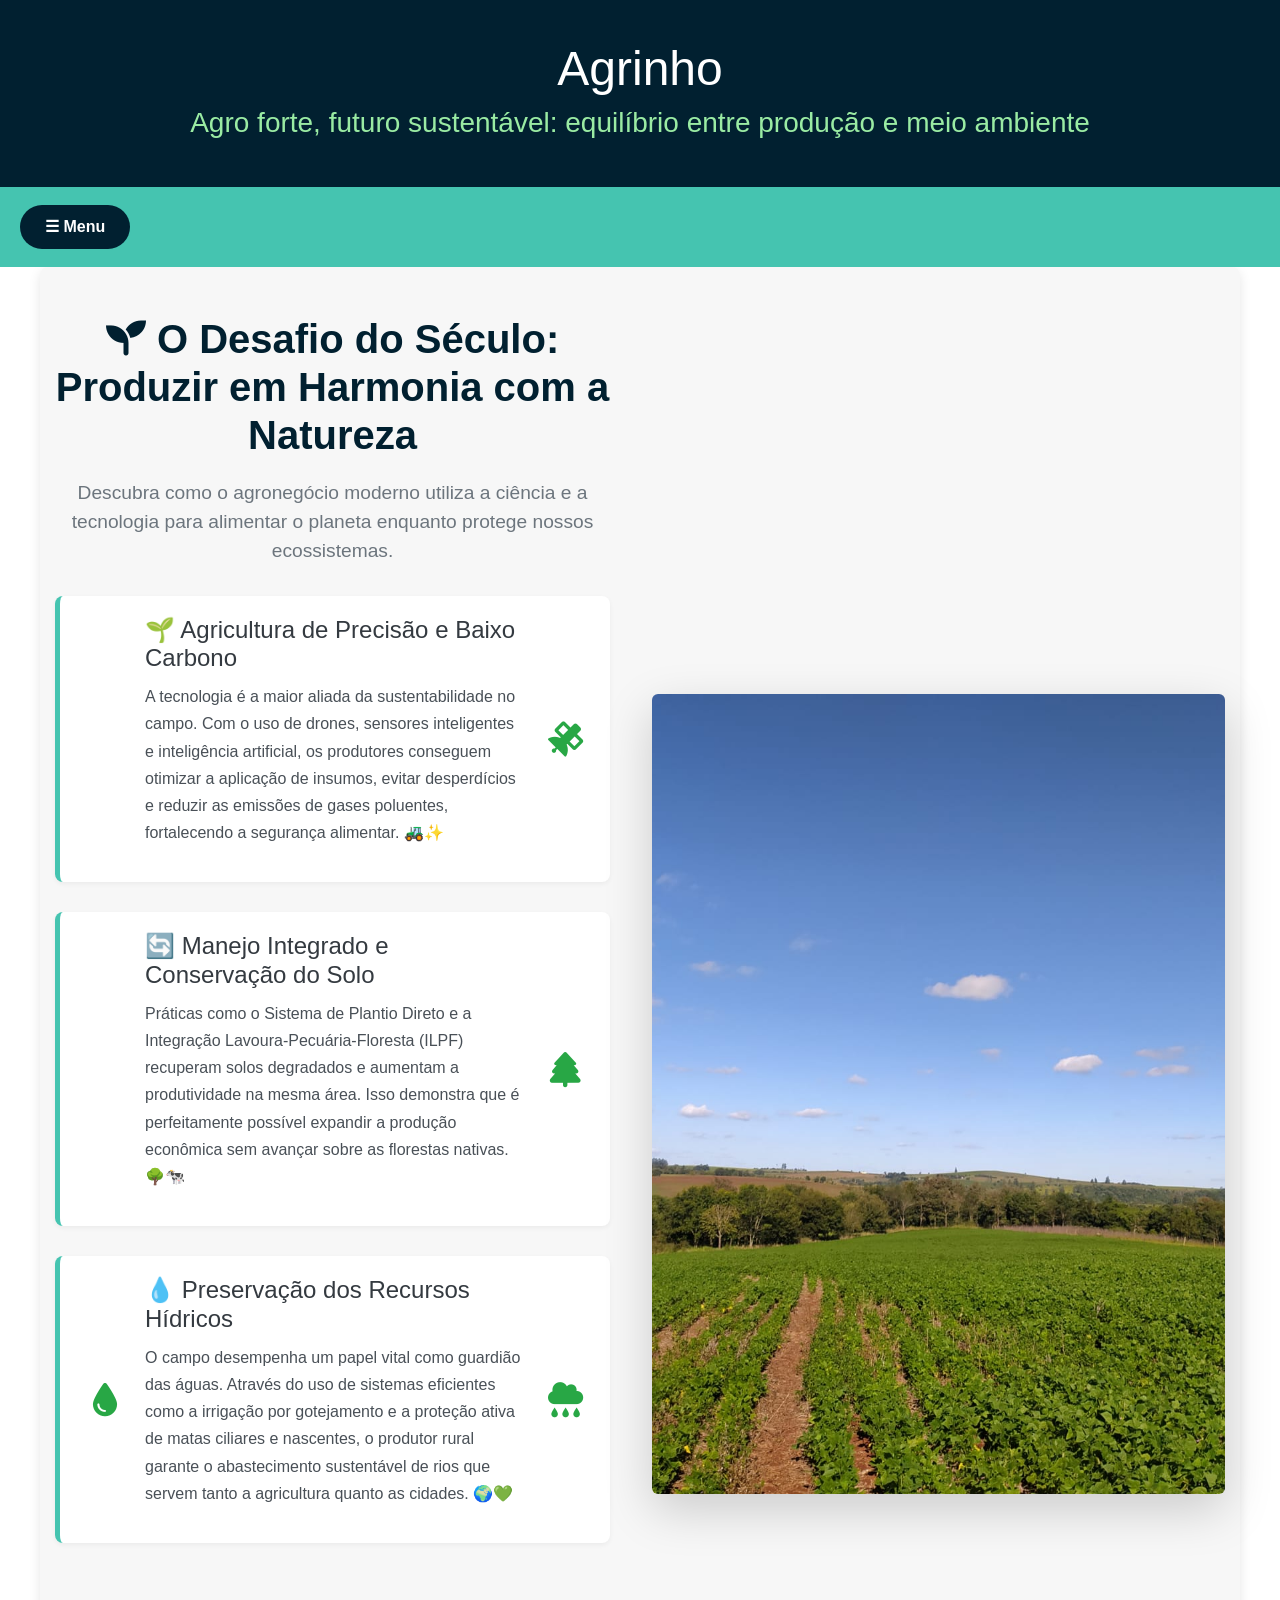
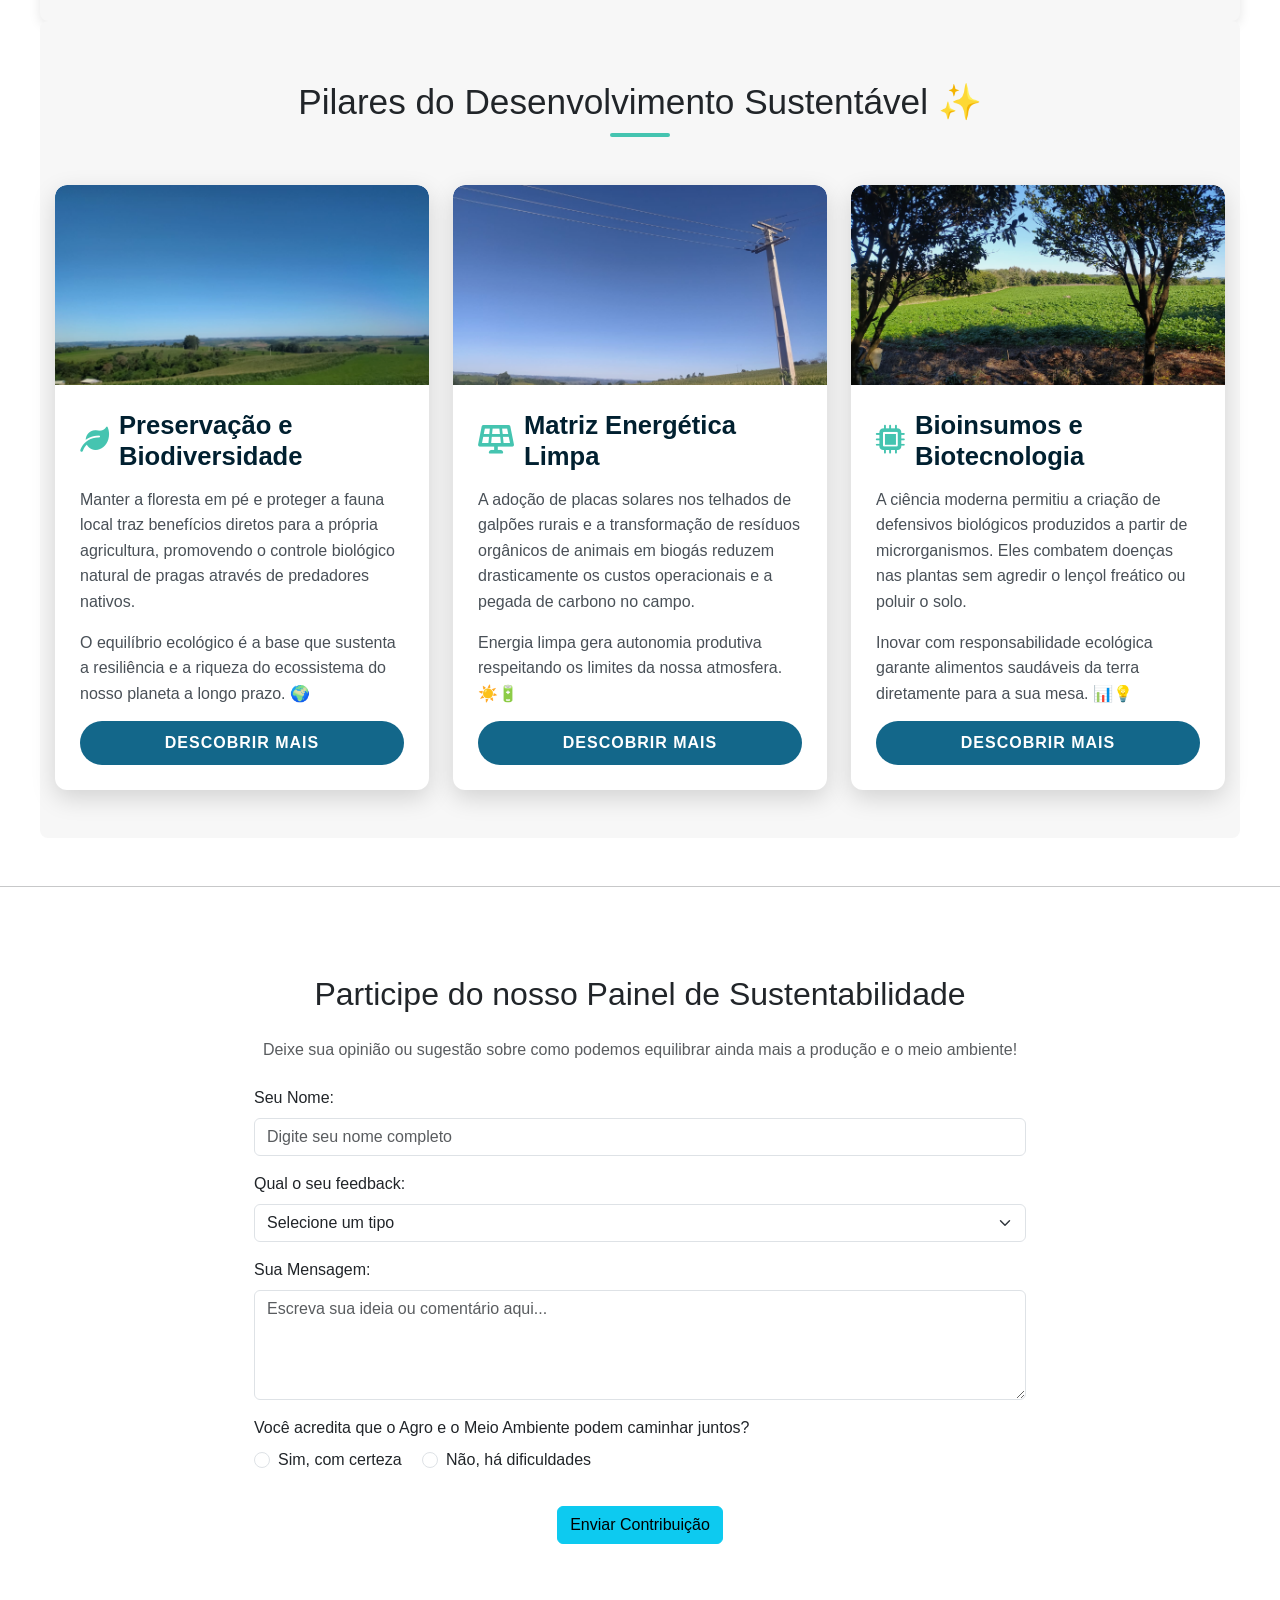
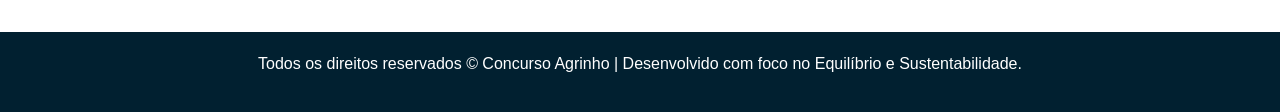
<file: index.html>
<!DOCTYPE html>
<html lang="pt-br">

<head>
    <meta charset="UTF-8">
    <meta name="viewport" content="width=device-width, initial-scale=1.0">
    <title>Agrinho: Agro Forte, Futuro Sustentável</title>
    <link href="https://cdn.jsdelivr.net/npm/bootstrap@5.3.5/dist/css/bootstrap.min.css" rel="stylesheet">
    <link rel="stylesheet" href="style.css">
    <link rel="stylesheet" href="https://cdnjs.cloudflare.com/ajax/libs/font-awesome/6.0.0/css/all.min.css" integrity="sha512-9usAa10IRO0HhonpyAIVpjrylPvoDwiPUiKdWk5t3PyolY1cOd4DSE0Ga+ri4AuTroPR5aQvXU9xC6qOPnzFeg==" crossorigin="anonymous" referrerpolicy="no-referrer" />
</head>

<body>

    <header class="cabecalho text-center">
        <h1 class="titulo">Agrinho</h1>
        <h3 class="subtitulo">Agro forte, futuro sustentável: equilíbrio entre produção e meio ambiente</h3>
    </header>

    <nav class="navbar">
        <div class="menu-container">
            <input type="checkbox" id="menu-toggle">
            <label for="menu-toggle" class="menu-button">☰ Menu</label>
            <ul class="menu">
                <li><a href="index.html">Página Inicial</a></li>
                <li><a href="producao_alimentos.html">Produção Sustentável</a></li>
                <li><a href="acessibilidade_agua.html">Gestão Hídrica</a></li>
                <li><a href="sustentabilidade.html">Equilíbrio Ecológico</a></li>
            </ul>
        </div>
    </nav>

    <main>
        <section class="container py-5 secao-geral secao-principal">
            <div class="row align-items-center">
                <div class="col-md-6 texto-principal">
                    <h2 class="titulo-principal"><i class="fas fa-seedling"></i> O Desafio do Século: Produzir em Harmonia com a Natureza</h2>
                    <p class="lead subtitulo-principal">Descubra como o agronegócio moderno utiliza a ciência e a tecnologia para alimentar o planeta enquanto protege nossos ecossistemas.</p>

                    <div class="bloco-info com-imagem">
                        <div class="icone-bloco esquerda">
                            <i class="fas fa-wheat-awn"></i>
                        </div>
                        <div class="texto-bloco">
                            <h3>🌱 Agricultura de Precisão e Baixo Carbono</h3>
                            <p>A tecnologia é a maior aliada da sustentabilidade no campo. Com o uso de drones, sensores inteligentes e inteligência artificial, os produtores conseguem otimizar a aplicação de insumos, evitar desperdícios e reduzir as emissões de gases poluentes, fortalecendo a segurança alimentar. 🚜✨</p>
                        </div>
                        <div class="icone-bloco direita">
                            <i class="fas fa-satellite"></i>
                        </div>
                    </div>

                    <div class="bloco-info com-imagem">
                        <div class="icone-bloco esquerda">
                            <i class="fas fa-hands-holding-circle"></i>
                        </div>
                        <div class="texto-bloco">
                            <h3>🔄 Manejo Integrado e Conservação do Solo</h3>
                            <p>Práticas como o Sistema de Plantio Direto e a Integração Lavoura-Pecuária-Floresta (ILPF) recuperam solos degradados e aumentam a produtividade na mesma área. Isso demonstra que é perfeitamente possível expandir a produção econômica sem avançar sobre as florestas nativas. 🌳🐄</p>
                        </div>
                        <div class="icone-bloco direita">
                            <i class="fas fa-tree"></i>
                        </div>
                    </div>

                    <div class="bloco-info com-imagem">
                        <div class="icone-bloco esquerda">
                            <i class="fas fa-droplet"></i>
                        </div>
                        <div class="texto-bloco">
                            <h3>💧 Preservação dos Recursos Hídricos</h3>
                            <p>O campo desempenha um papel vital como guardião das águas. Através do uso de sistemas eficientes como a irrigação por gotejamento e a proteção ativa de matas ciliares e nascentes, o produtor rural garante o abastecimento sustentável de rios que servem tanto a agricultura quanto as cidades. 🌍💚</p>
                        </div>
                        <div class="icone-bloco direita">
                            <i class="fas fa-cloud-rain"></i>
                        </div>
                    </div>
                </div>
                <div class="col-md-6 text-center img-fluid flex-md-row-reverse feature-item img">
                    <img src="./assets/image/WhatsApp Image 2025-05-31 at 18.03.37 (1).jpeg" class="img-fluid rounded shadow-lg" alt="Imagem mostrando o equilíbrio entre a colheita tecnológica e a preservação do meio ambiente">
                </div>
            </div>
        </section>

        <section class="container pb-5 secao-geral secao-cards">
            <h2 class="text-center titulo-cards mb-5">Pilares do Desenvolvimento Sustentável ✨</h2>
            <div class="row g-4 justify-content-center">
                <div class="col-md-4 col-sm-6">
                    <div class="card card-custom h-100">
                        <img src="./assets/image/WhatsApp Image 2025-05-31 at 18.03.36.jpeg" class="card-img-top img-fluid" alt="Preservação Ambiental">
                        <div class="card-body d-flex flex-column">
                            <h5 class="card-title"><i class="fas fa-leaf"></i> Preservação e Biodiversidade</h5>
                            <p class="card-text">Manter a floresta em pé e proteger a fauna local traz benefícios diretos para a própria agricultura, promovendo o controle biológico natural de pragas através de predadores nativos.</p>
                            <p class="card-text">O equilíbrio ecológico é a base que sustenta a resiliência e a riqueza do ecossistema do nosso planeta a longo prazo. 🌍</p>
                            <a href="https://www.embrapa.br/tema-biodiversidade" class="btn btn-custom mt-auto" target="_blank">Descobrir Mais</a>
                        </div>
                    </div>
                </div>

                <div class="col-md-4 col-sm-6">
                    <div class="card card-custom h-100">
                        <img src="./assets/image/WhatsApp Image 2025-05-31 at 18.03.35 (3).jpeg" class="card-img-top img-fluid" alt="Energias Renováveis no Campo">
                        <div class="card-body d-flex flex-column">
                            <h5 class="card-title"><i class="fas fa-solar-panel"></i> Matriz Energética Limpa</h5>
                            <p class="card-text">A adoção de placas solares nos telhados de galpões rurais e a transformação de resíduos orgânicos de animais em biogás reduzem drasticamente os custos operacionais e a pegada de carbono no campo.</p>
                            <p class="card-text">Energia limpa gera autonomia produtiva respeitando os limites da nossa atmosfera. ☀️🔋</p>
                            <a href="https://www.gov.br/mme/pt-br" class="btn btn-custom mt-auto" target="_blank">Descobrir Mais</a>
                        </div>
                    </div>
                </div>

                <div class="col-md-4 col-sm-6">
                    <div class="card card-custom h-100">
                        <img src="./assets/image/WhatsApp Image 2025-05-31 at 18.03.36 (1).jpeg" class="card-img-top img-fluid" alt="Tecnologia Verde">
                        <div class="card-body d-flex flex-column">
                            <h5 class="card-title"><i class="fas fa-microchip"></i> Bioinsumos e Biotecnologia</h5>
                            <p class="card-text">A ciência moderna permitiu a criação de defensivos biológicos produzidos a partir de microrganismos. Eles combatem doenças nas plantas sem agredir o lençol freático ou poluir o solo.</p>
                            <p class="card-text">Inovar com responsabilidade ecológica garante alimentos saudáveis da terra diretamente para a sua mesa. 📊💡</p>
                            <a href="https://www.embrapa.br/tema-bioinsumos" class="btn btn-custom mt-auto" target="_blank">Descobrir Mais</a>
                        </div>
                    </div>
                </div>
            </div>
        </section>

        <hr class="my-5 opacity-25">

        <section class="container my-5 text-center">
            <h2 class="mb-4">Participe do nosso Painel de Sustentabilidade</h2>
            <p class="mb-4 text-muted">Deixe sua opinião ou sugestão sobre como podemos equilibrar ainda mais a produção e o meio ambiente!</p>
            <div class="row justify-content-center">
                <div class="col-md-8">
                    <form id="formFeedback">
                        <div class="mb-3 text-start">
                            <label for="nomeOpiniao" class="form-label">Seu Nome:</label>
                            <input type="text" class="form-control" id="nomeOpiniao" placeholder="Digite seu nome completo" required>
                        </div>
                        <div class="mb-3 text-start">
                            <label for="tipoOpiniao" class="form-label">Qual o seu feedback:</label>
                            <select class="form-select" id="tipoOpiniao" required>
                                <option value="" disabled selected>Selecione um tipo</option>
                                <option value="elogio">Elogio ao Agro Sustentável</option>
                                <option value="sugestao">Sugestão de Prática Ecológica</option>
                                <option value="duvida">Dúvida sobre Tecnologias Verdes</option>
                                <option value="ideia">Ideia de Projeto para o Campo</option>
                            </select>
                        </div>
                        <div class="mb-3 text-start">
                            <label for="comentarioOpiniao" class="form-label">Sua Mensagem:</label>
                            <textarea class="form-control" id="comentarioOpiniao" rows="4" placeholder="Escreva sua ideia ou comentário aqui..." required></textarea>
                        </div>
                        <div class="mb-3 text-start">
                            <label class="form-label d-block">Você acredita que o Agro e o Meio Ambiente podem caminhar juntos?</label>
                            <div class="form-check form-check-inline">
                                <input class="form-check-input" type="radio" name="gostouSite" id="radioSim" value="Sim" required>
                                <label class="form-check-label" for="radioSim">Sim, com certeza</label>
                            </div>
                            <div class="form-check form-check-inline">
                                <input class="form-check-input" type="radio" name="gostouSite" id="radioNao" value="Nao">
                                <label class="form-check-label" for="radioNao">Não, há dificuldades</label>
                            </div>
                        </div>
                        <button type="submit" class="btn btn-info mt-3 text-whitefw-bold">Enviar Contribuição</button>
                    </form>
                    <div id="mensagemSucesso" class="mt-4 alert alert-success d-none" role="alert"></div>
                </div>
            </div>
        </section>
    </main>

    <footer>
        <p>Todos os direitos reservados &copy; Concurso Agrinho | Desenvolvido com foco no Equilíbrio e Sustentabilidade.</p>
    </footer>

    <script src="script.js"></script>
    <script src="https://cdn.jsdelivr.net/npm/bootstrap@5.3.5/dist/js/bootstrap.bundle.min.js"></script>
</body>

</html>
</file>
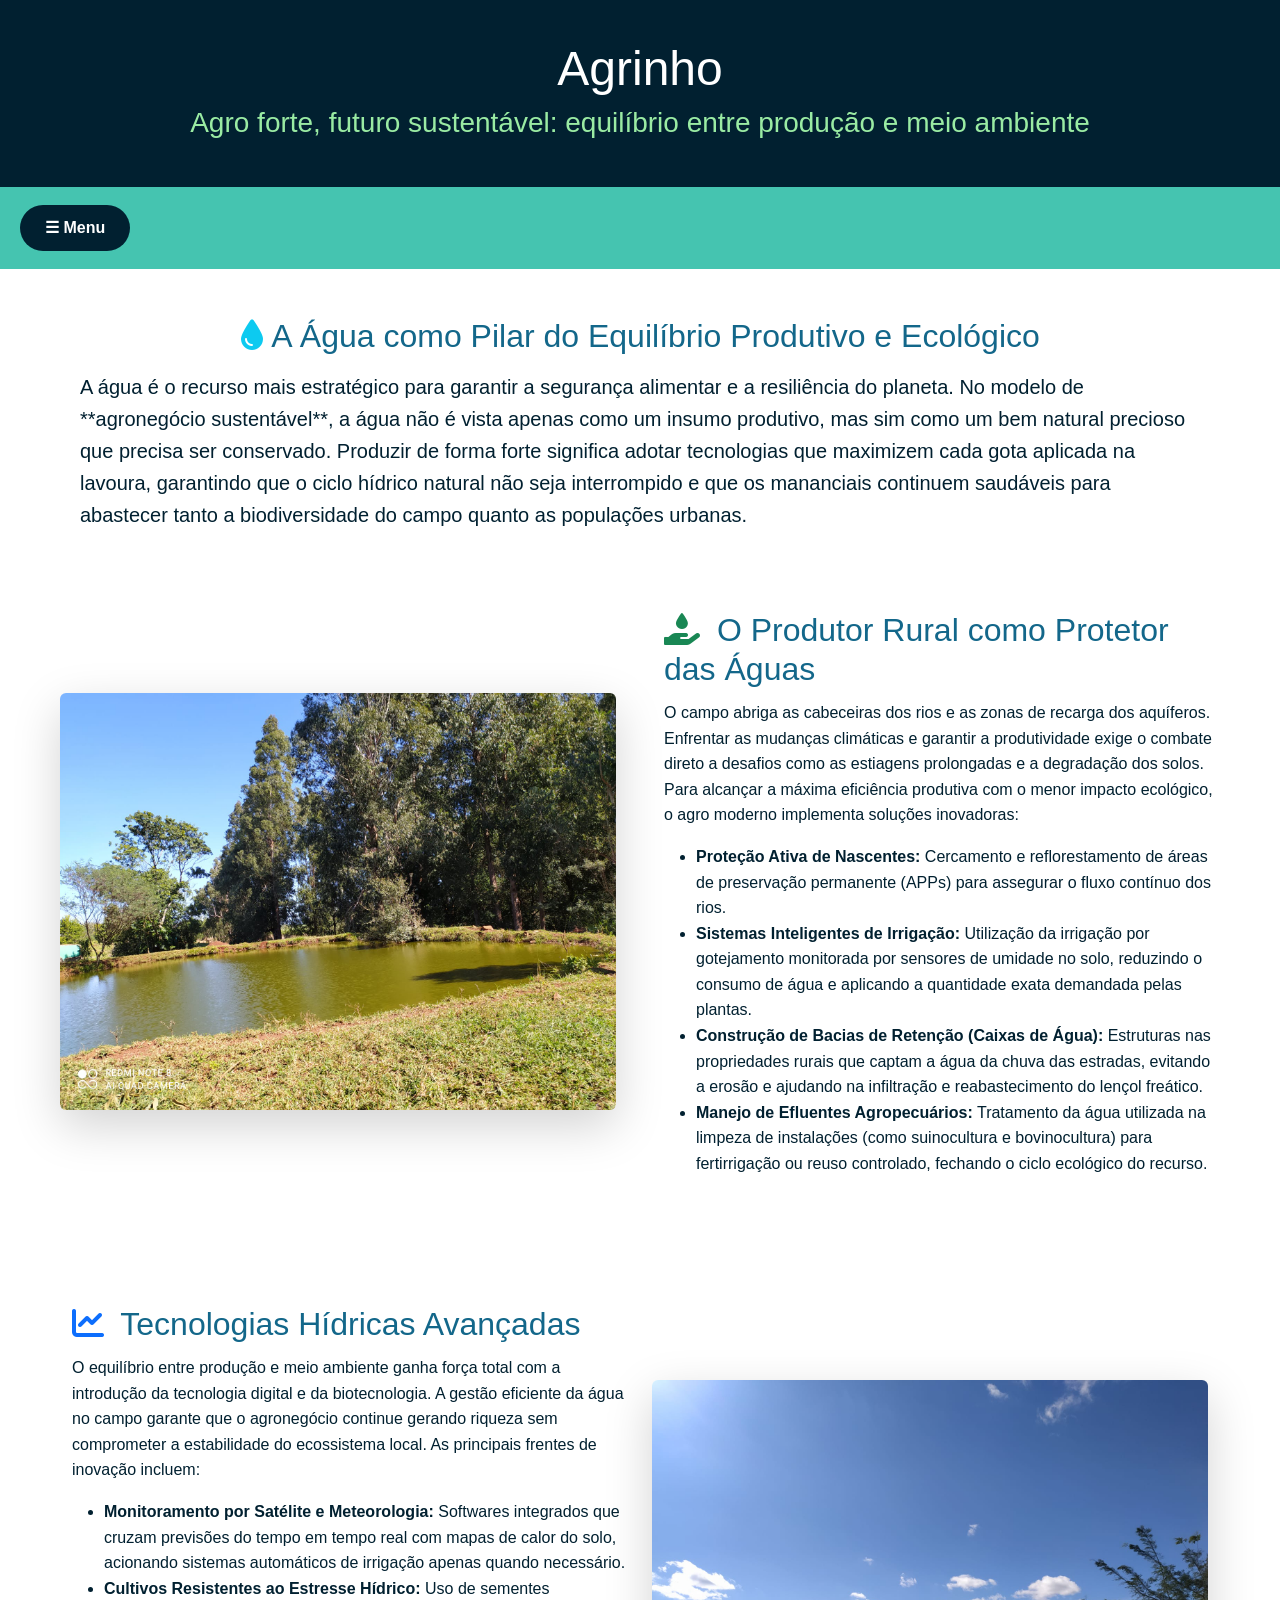
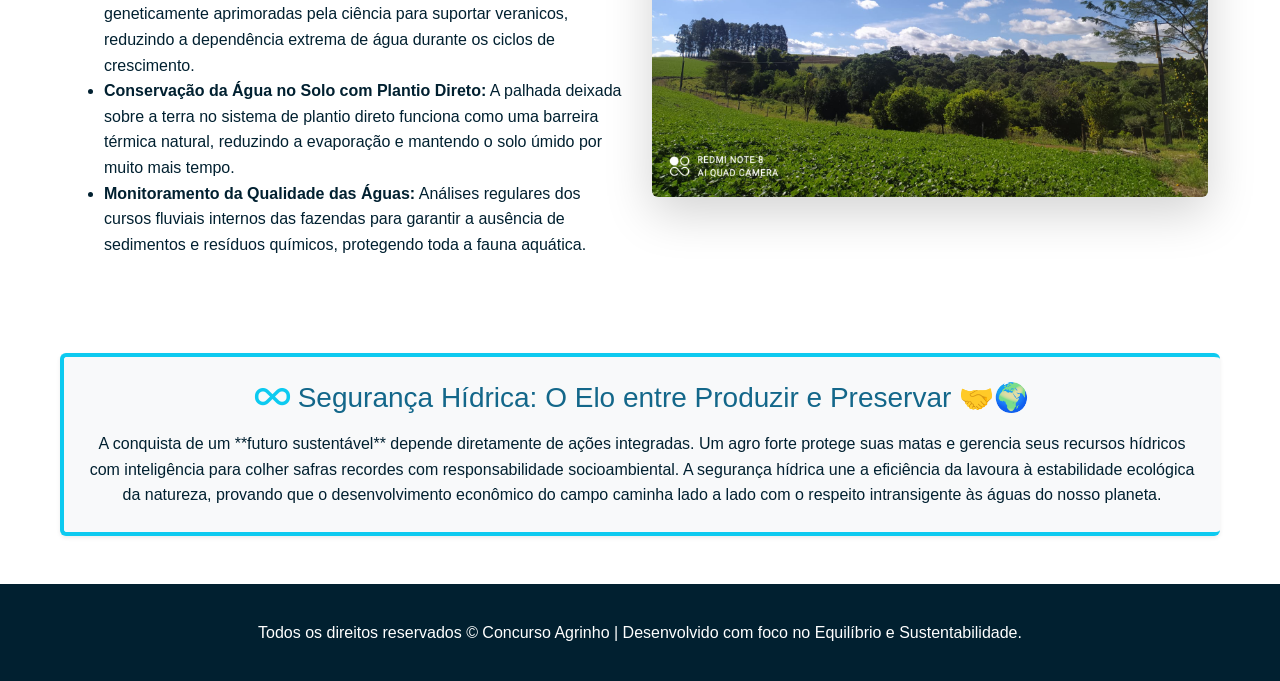
<file: acessibilidade_agua.html>
<!DOCTYPE html>
<html lang="pt-br">

<head>
    <meta charset="UTF-8">
    <meta name="viewport" content="width=device-width, initial-scale=1.0">
    <title>Agrinho 2026 | Gestão Hídrica Sustentável</title>
    <link href="https://cdn.jsdelivr.net/npm/bootstrap@5.3.5/dist/css/bootstrap.min.css" rel="stylesheet">
    <link rel="stylesheet" href="acessibilidade_agua.css">
    <link rel="stylesheet" href="https://cdnjs.cloudflare.com/ajax/libs/font-awesome/6.0.0/css/all.min.css" integrity="sha512-9usAa10IRO0HhonpyAIVpjrylPvoDwiPUiKdWk5t3PyolY1cOd4DSE0Ga+ri4AuTroPR5aQvXU9xC6qOPnzFeg==" crossorigin="anonymous" referrerpolicy="no-referrer" />
</head>

<body>

    <header class="cabecalho text-center">
        <h1 class="titulo">Agrinho</h1>
        <h3 class="subtitulo">Agro forte, futuro sustentável: equilíbrio entre produção e meio ambiente</h3>
    </header>

    <nav class="navbar">
        <div class="menu-container">
            <input type="checkbox" id="menu-toggle">
            <label for="menu-toggle" class="menu-button">☰ Menu</label>
            <ul class="menu">
                <li><a href="index.html">Página Inicial</a></li>
                <li><a href="producao_alimentos.html">Produção Sustentável</a></li> 
                <li><a href="acessibilidade_agua.html">Gestão Hídrica</a></li>
                <li><a href="sustentabilidade.html">Equilíbrio Ecológico</a></li> 
            </ul>
        </div>
    </nav>
    
    <main>
        <section class="conteudo-principal-agua py-5">
            <div class="container">
                <div class="container text-center mb-5">
                    <div>
                        <h2 class="mb-3"><i class="fas fa-droplet text-info"></i> A Água como Pilar do Equilíbrio Produtivo e Ecológico</h2>
                        <p class="lead text-start">A água é o recurso mais estratégico para garantir a segurança alimentar e a resiliência do planeta. No modelo de **agronegócio sustentável**, a água não é vista apenas como um insumo produtivo, mas sim como um bem natural precioso que precisa ser conservado. Produzir de forma forte significa adotar tecnologias que maximizem cada gota aplicada na lavoura, garantindo que o ciclo hídrico natural não seja interrompido e que os mananciais continuem saudáveis para abastecer tanto a biodiversidade do campo quanto as populações urbanas.</p>
                    </div>
                </div>

                <div class="row feature-item mb-5 align-items-center">
                    <div class="col-md-6 mb-4 mb-md-0">
                        <img src="./assets/image/WhatsApp Image 2025-05-31 at 18.03.34.jpeg" alt="Tecnologia de conservação da água e proteção de recursos hídricos no campo" class="img-fluid rounded shadow-lg">
                    </div>
                    <div class="col-md-6">
                        <h2><i class="fas fa-hand-holding-droplet text-success"></i> O Produtor Rural como Protetor das Águas</h2>
                        <p>O campo abriga as cabeceiras dos rios e as zonas de recarga dos aquíferos. Enfrentar as mudanças climáticas e garantir a produtividade exige o combate direto a desafios como as estiagens prolongadas e a degradação dos solos. Para alcançar a máxima eficiência produtiva com o menor impacto ecológico, o agro moderno implementa soluções inovadoras:</p>
                        <ul>
                            <li><strong>Proteção Ativa de Nascentes:</strong> Cercamento e reflorestamento de áreas de preservação permanente (APPs) para assegurar o fluxo contínuo dos rios.</li>
                            <li><strong>Sistemas Inteligentes de Irrigação:</strong> Utilização da irrigação por gotejamento monitorada por sensores de umidade no solo, reduzindo o consumo de água e aplicando a quantidade exata demandada pelas plantas.</li>
                            <li><strong>Construção de Bacias de Retenção (Caixas de Água):</strong> Estruturas nas propriedades rurais que captam a água da chuva das estradas, evitando a erosão e ajudando na infiltração e reabastecimento do lençol freático.</li>
                            <li><strong>Manejo de Efluentes Agropecuários:</strong> Tratamento da água utilizada na limpeza de instalações (como suinocultura e bovinocultura) para fertirrigação ou reuso controlado, fechando o ciclo ecológico do recurso.</li>
                        </ul>
                    </div>
                </div>

                <div class="row feature-item mb-5 flex-md-row-reverse align-items-center">
                    <div class="col-md-6 mb-4 mb-md-0">
                        <img src="./assets/image/WhatsApp Image 2025-05-31 at 18.03.38.jpeg" alt="Monitoramento tecnológico e uso eficiente da água no agronegócio" class="img-fluid rounded shadow-lg">
                    </div>
                    <div class="col-md-6">
                        <h2><i class="fas fa-chart-line text-primary"></i> Tecnologias Hídricas Avançadas</h2>
                        <p>O equilíbrio entre produção e meio ambiente ganha força total com a introdução da tecnologia digital e da biotecnologia. A gestão eficiente da água no campo garante que o agronegócio continue gerando riqueza sem comprometer a estabilidade do ecossistema local. As principais frentes de inovação incluem:</p>
                        <ul>
                            <li><strong>Monitoramento por Satélite e Meteorologia:</strong> Softwares integrados que cruzam previsões do tempo em tempo real com mapas de calor do solo, acionando sistemas automáticos de irrigação apenas quando necessário.</li>
                            <li><strong>Cultivos Resistentes ao Estresse Hídrico:</strong> Uso de sementes geneticamente aprimoradas pela ciência para suportar veranicos, reduzindo a dependência extrema de água durante os ciclos de crescimento.</li>
                            <li><strong>Conservação da Água no Solo com Plantio Direto:</strong> A palhada deixada sobre a terra no sistema de plantio direto funciona como uma barreira térmica natural, reduzindo a evaporação e mantendo o solo úmido por muito mais tempo.</li>
                            <li><strong>Monitoramento da Qualidade das Águas:</strong> Análises regulares dos cursos fluviais internos das fazendas para garantir a ausência de sedimentos e resíduos químicos, protegendo toda a fauna aquática.</li>
                        </ul>
                    </div>
                </div>

                <div class="text-center mt-5 bloco-destaque-producao p-4 bg-light rounded border-start border-info border-4 shadow-sm">
                    <h3><i class="fas fa-infinity text-info"></i> Segurança Hídrica: O Elo entre Produzir e Preservar 🤝🌍</h3>
                    <p class="mb-0">A conquista de um **futuro sustentável** depende diretamente de ações integradas. Um agro forte protege suas matas e gerencia seus recursos hídricos com inteligência para colher safras recordes com responsabilidade socioambiental. A segurança hídrica une a eficiência da lavoura à estabilidade ecológica da natureza, provando que o desenvolvimento econômico do campo caminha lado a lado com o respeito intransigente às águas do nosso planeta.</p>
                </div>
            </div>
        </section>
    </main>

    <footer>
        <p class="m-0 text-center text-white py-3">Todos os direitos reservados &copy; Concurso Agrinho | Desenvolvido com foco no Equilíbrio e Sustentabilidade.</p>
    </footer>

    <script src="script.js"></script>
    <script src="https://cdn.jsdelivr.net/npm/bootstrap@5.3.5/dist/js/bootstrap.bundle.min.js"></script>
</body>
</html>
</file>
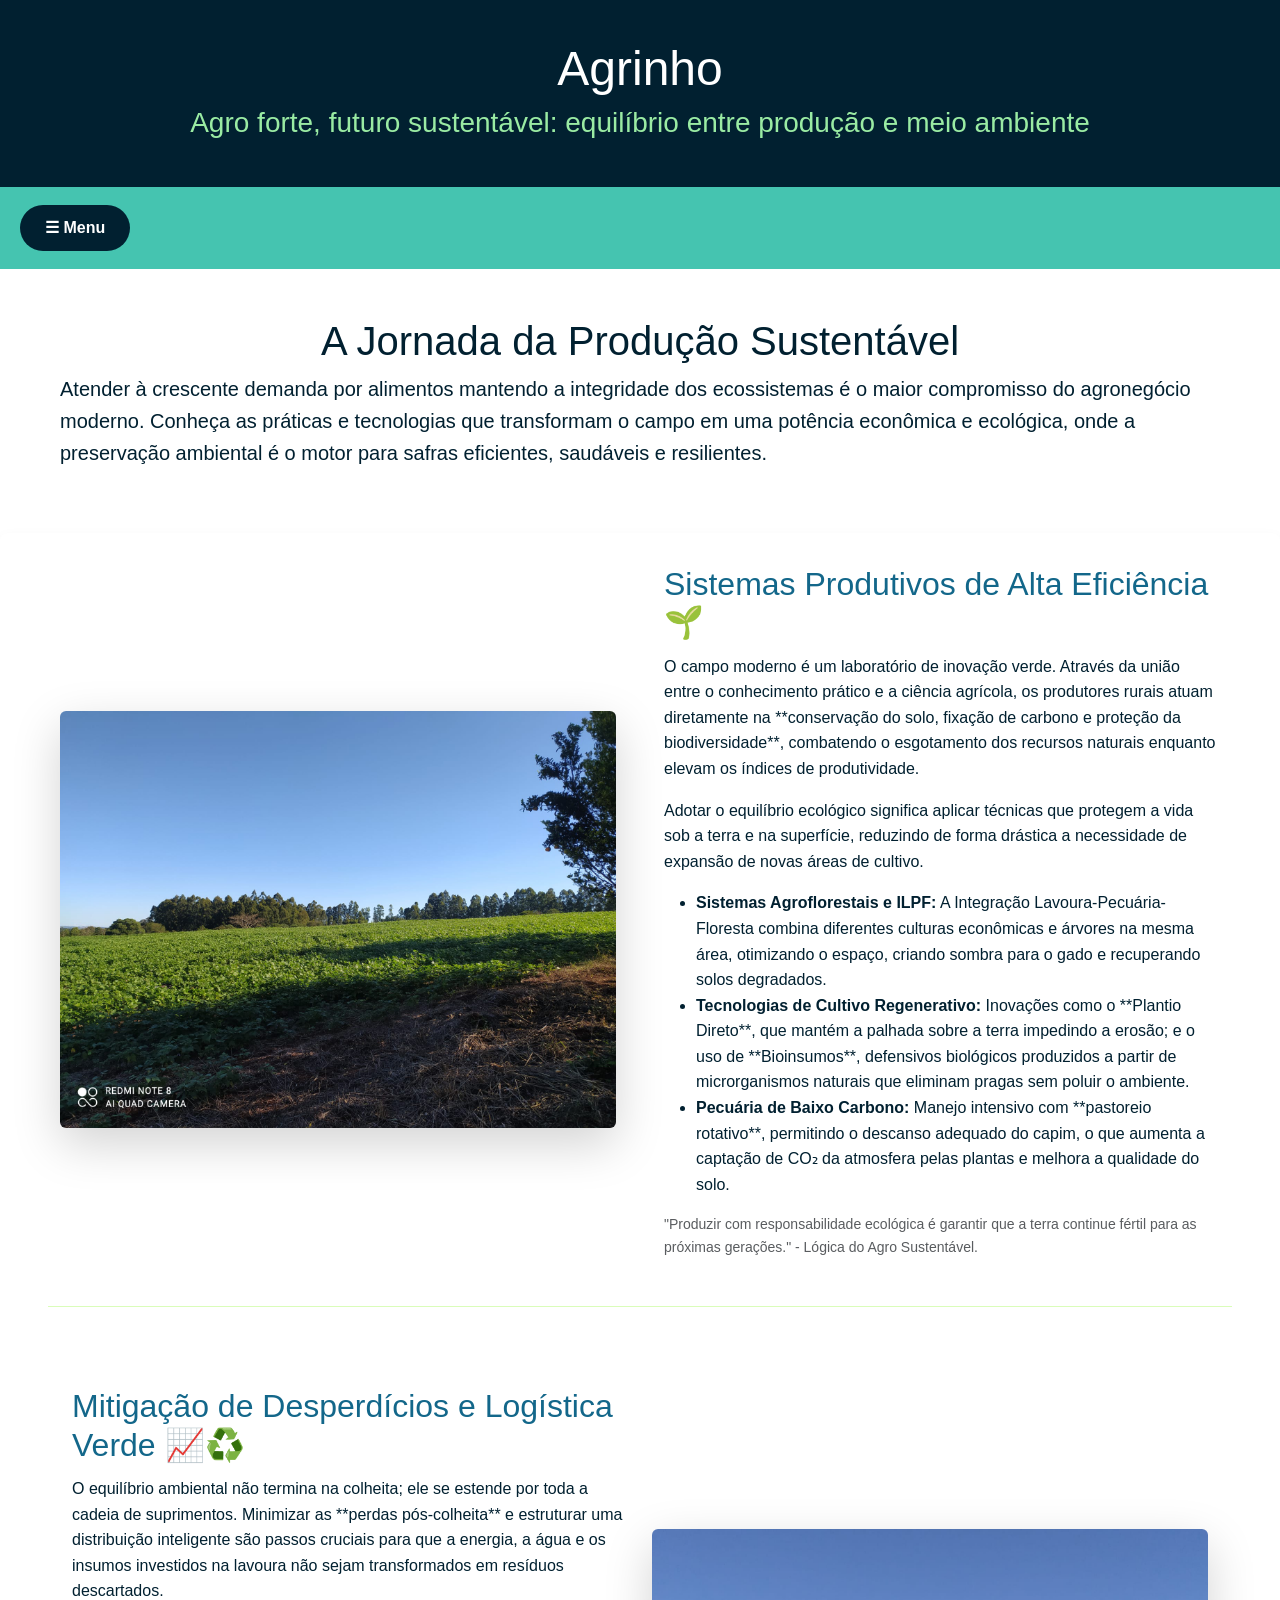
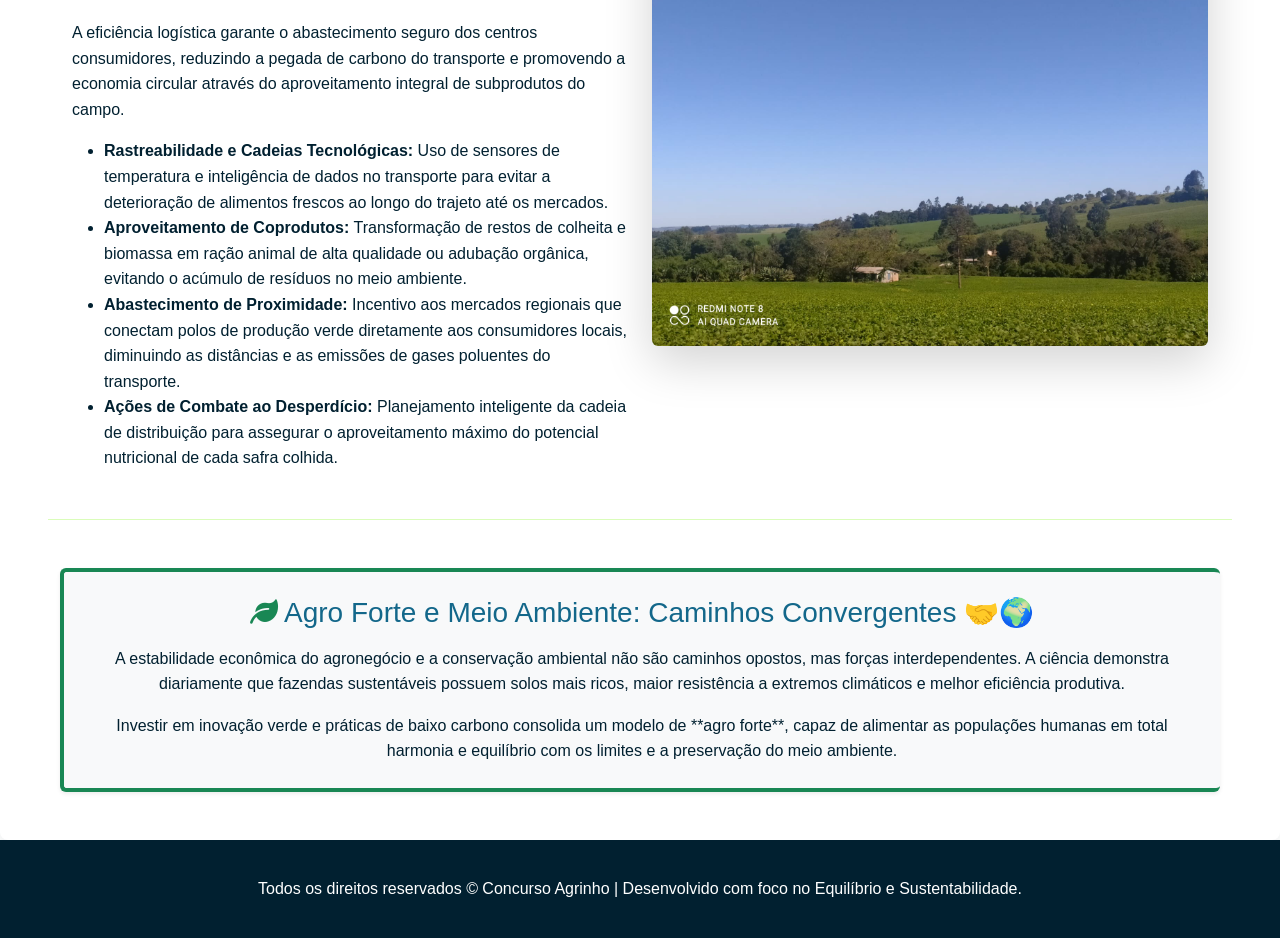
<file: producao_alimentos.html>
<!DOCTYPE html>
<html lang="pt-br">

<head>
    <meta charset="UTF-8">
    <meta name="viewport" content="width=device-width, initial-scale=1.0">
    <title>Agrinho 2026 | Produção Sustentável de Alimentos</title>
    <link rel="stylesheet" href="https://cdnjs.cloudflare.com/ajax/libs/font-awesome/6.0.0/css/all.min.css">
    <link href="https://cdn.jsdelivr.net/npm/bootstrap@5.3.5/dist/css/bootstrap.min.css" rel="stylesheet">
    <link rel="stylesheet" href="producao_alimentos.css">
</head>

<body>

    <header class="cabecalho text-center">
        <h1 class="titulo">Agrinho</h1>
        <h3 class="subtitulo">Agro forte, futuro sustentável: equilíbrio entre produção e meio ambiente</h3>
    </header>

    <nav class="navbar">
        <div class="menu-container">
            <input type="checkbox" id="menu-toggle">
            <label for="menu-toggle" class="menu-button">☰ Menu</label>
            <ul class="menu">
                <li><a href="index.html">Página Inicial</a></li>
                <li><a href="producao_alimentos.html">Produção Sustentável</a></li> 
                <li><a href="acessibilidade_agua.html">Gestão Hídrica</a></li>
                <li><a href="sustentabilidade.html">Equilíbrio Ecológico</a></li> 
            </ul>
        </div>
    </nav>

    <main>
        <section class="py-5">
            <div class="container text-center">
                <h1>A Jornada da Produção Sustentável</h1>
                <p class="lead text-start">Atender à crescente demanda por alimentos mantendo a integridade dos ecossistemas é o maior compromisso do agronegócio moderno. Conheça as práticas e tecnologias que transformam o campo em uma potência econômica e ecológica, onde a preservação ambiental é o motor para safras eficientes, saudáveis e resilientes.</p>
            </div>
        </section>

        <div>
            <section class="conteudo-principal-producao pb-5">
                <div class="container">
                    
                    <div class="row feature-item mb-5 align-items-center">
                        <div class="col-md-6 mb-4 mb-md-0">
                            <img src="./assets/image/WhatsApp Image 2025-05-31 at 18.03.35.jpeg" alt="Agricultor utilizando técnicas sustentáveis e monitoramento biológico no campo" class="img-fluid rounded shadow-lg">
                        </div>
                        <div class="col-md-6">
                            <div>
                                <h2>Sistemas Produtivos de Alta Eficiência 🌱</h2>
                                <p>O campo moderno é um laboratório de inovação verde. Através da união entre o conhecimento prático e a ciência agrícola, os produtores rurais atuam diretamente na **conservação do solo, fixação de carbono e proteção da biodiversidade**, combatendo o esgotamento dos recursos naturais enquanto elevam os índices de produtividade.</p>
                                <p>Adotar o equilíbrio ecológico significa aplicar técnicas que protegem a vida sob a terra e na superfície, reduzindo de forma drástica a necessidade de expansão de novas áreas de cultivo.</p>
                                <ul>
                                    <li><strong>Sistemas Agroflorestais e ILPF:</strong> A Integração Lavoura-Pecuária-Floresta combina diferentes culturas econômicas e árvores na mesma área, otimizando o espaço, criando sombra para o gado e recuperando solos degradados.</li>
                                    <li><strong>Tecnologias de Cultivo Regenerativo:</strong> Inovações como o **Plantio Direto**, que mantém a palhada sobre a terra impedindo a erosão; e o uso de **Bioinsumos**, defensivos biológicos produzidos a partir de microrganismos naturais que eliminam pragas sem poluir o ambiente.</li>
                                    <li><strong>Pecuária de Baixo Carbono:</strong> Manejo intensivo com **pastoreio rotativo**, permitindo o descanso adequado do capim, o que aumenta a captação de CO₂ da atmosfera pelas plantas e melhora a qualidade do solo.</li>
                                </ul>
                                <p class="text-muted small">"Produzir com responsabilidade ecológica é garantir que a terra continue fértil para as próximas gerações." - Lógica do Agro Sustentável.</p>
                            </div>
                        </div>
                    </div>

                    <div class="row feature-item mb-5 flex-md-row-reverse align-items-center">
                        <div class="col-md-6 mb-4 mb-md-0">
                            <img src="./assets/image/WhatsApp Image 2025-05-31 at 18.03.35 (2).jpeg" alt="Cadeia logística eficiente e distribuição de produtos agrícolas sustentáveis" class="img-fluid rounded shadow-lg">
                        </div>
                        <div class="col-md-6">
                            <div>
                                <h2>Mitigação de Desperdícios e Logística Verde 📈♻️</h2>
                                <p>O equilíbrio ambiental não termina na colheita; ele se estende por toda a cadeia de suprimentos. Minimizar as **perdas pós-colheita** e estruturar uma distribuição inteligente são passos cruciais para que a energia, a água e os insumos investidos na lavoura não sejam transformados em resíduos descartados.</p>
                                <p>A eficiência logística garante o abastecimento seguro dos centros consumidores, reduzindo a pegada de carbono do transporte e promovendo a economia circular através do aproveitamento integral de subprodutos do campo.</p>
                                <ul>
                                    <li><strong>Rastreabilidade e Cadeias Tecnológicas:</strong> Uso de sensores de temperatura e inteligência de dados no transporte para evitar a deterioração de alimentos frescos ao longo do trajeto até os mercados.</li>
                                    <li><strong>Aproveitamento de Coprodutos:</strong> Transformação de restos de colheita e biomassa em ração animal de alta qualidade ou adubação orgânica, evitando o acúmulo de resíduos no meio ambiente.</li>
                                    <li><strong>Abastecimento de Proximidade:</strong> Incentivo aos mercados regionais que conectam polos de produção verde diretamente aos consumidores locais, diminuindo as distâncias e as emissões de gases poluentes do transporte.</li>
                                    <li><strong>Ações de Combate ao Desperdício:</strong> Planejamento inteligente da cadeia de distribuição para assegurar o aproveitamento máximo do potencial nutricional de cada safra colhida.</li>
                                </ul>
                            </div>
                        </div>
                    </div>

                    <div class="text-center mt-5 bloco-destaque-producao p-4 bg-light rounded border-start border-success border-4 shadow-sm">
                        <h3><i class="fas fa-leaf text-success"></i> Agro Forte e Meio Ambiente: Caminhos Convergentes 🤝🌍</h3>
                        <p class="mb-3">A estabilidade econômica do agronegócio e a conservação ambiental não são caminhos opostos, mas forças interdependentes. A ciência demonstra diariamente que fazendas sustentáveis possuem solos mais ricos, maior resistência a extremos climáticos e melhor eficiência produtiva.</p>
                        <p class="mb-0">Investir em inovação verde e práticas de baixo carbono consolida um modelo de **agro forte**, capaz de alimentar as populações humanas em total harmonia e equilíbrio com os limites e a preservação do meio ambiente.</p>
                    </div>

                </div>
            </section>
        </div>
    </main>

    <footer>
        <p class="m-0 text-center text-white py-3">Todos os direitos reservados &copy; Concurso Agrinho | Desenvolvido com foco no Equilíbrio e Sustentabilidade.</p>
    </footer>

    <script src="script.js"></script>
    <script src="https://cdn.jsdelivr.net/npm/bootstrap@5.3.5/dist/js/bootstrap.bundle.min.js"></script>
</body>

</html>
</file>
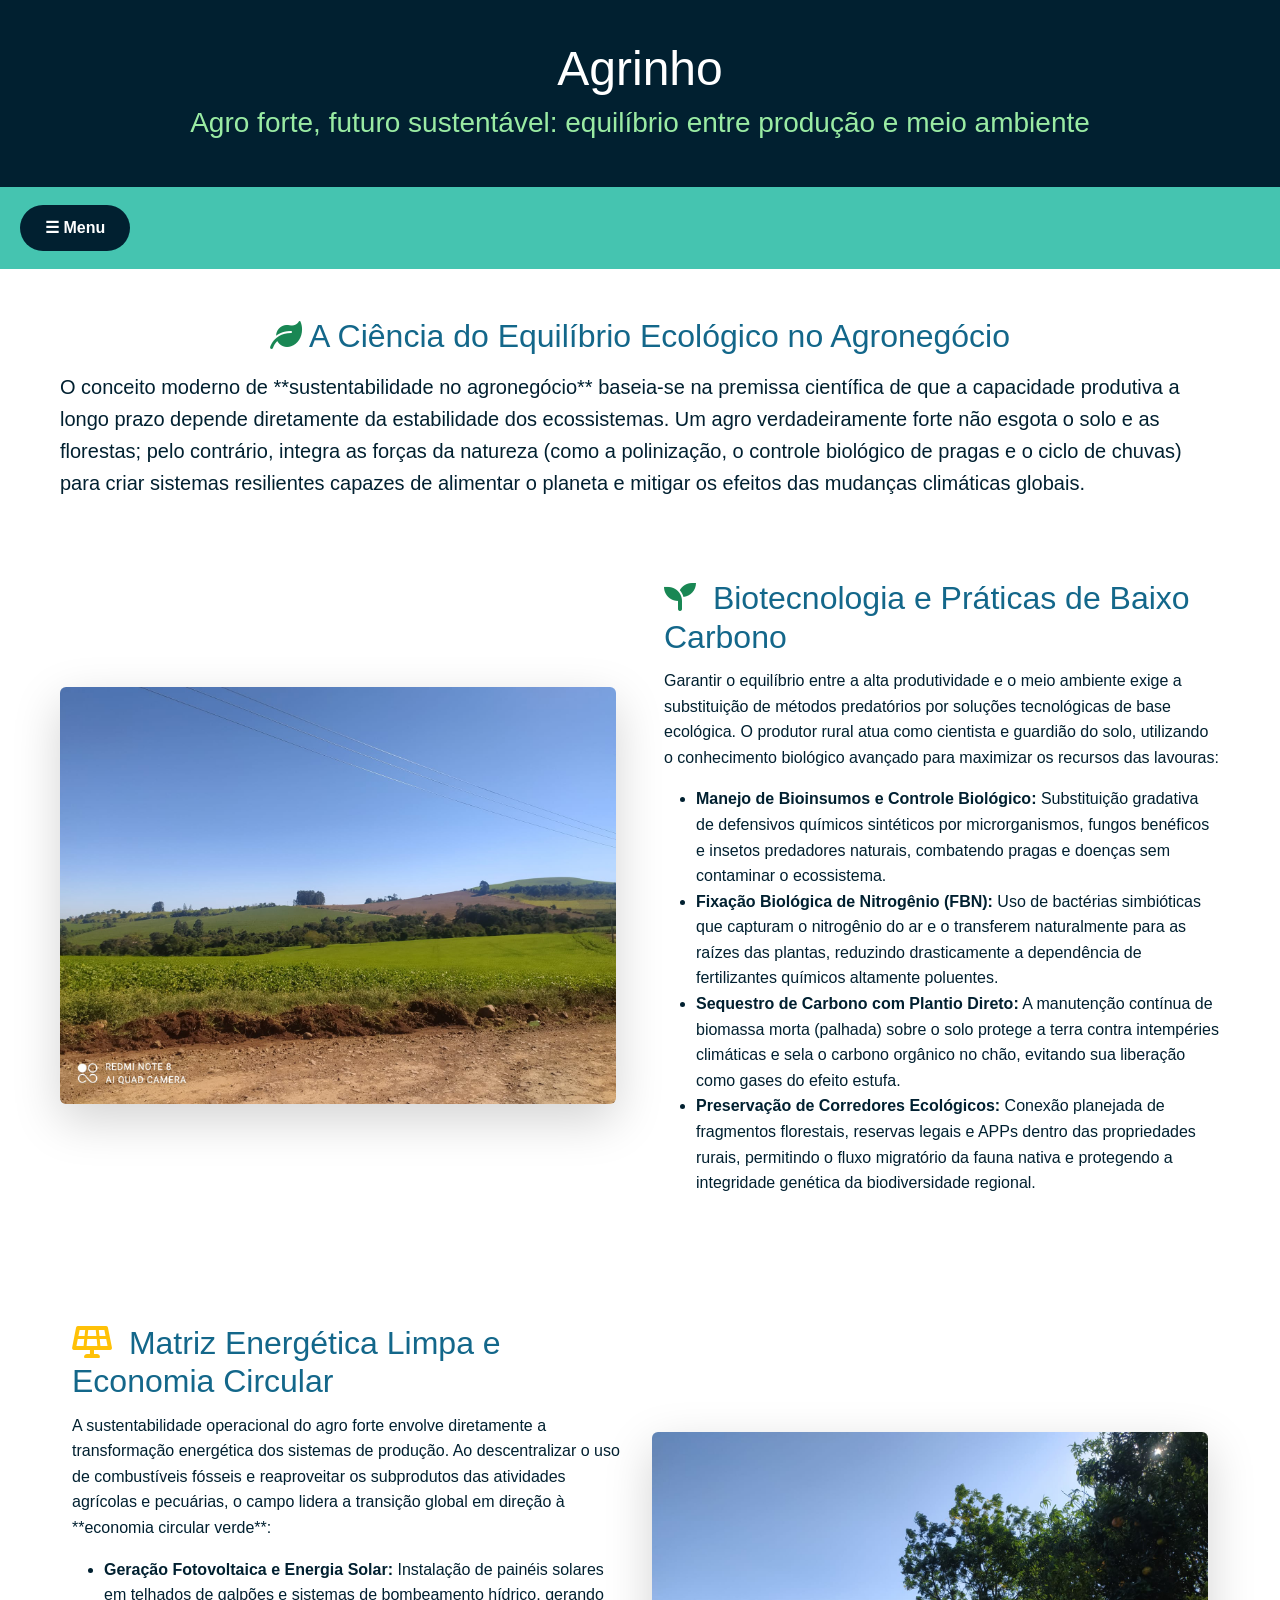
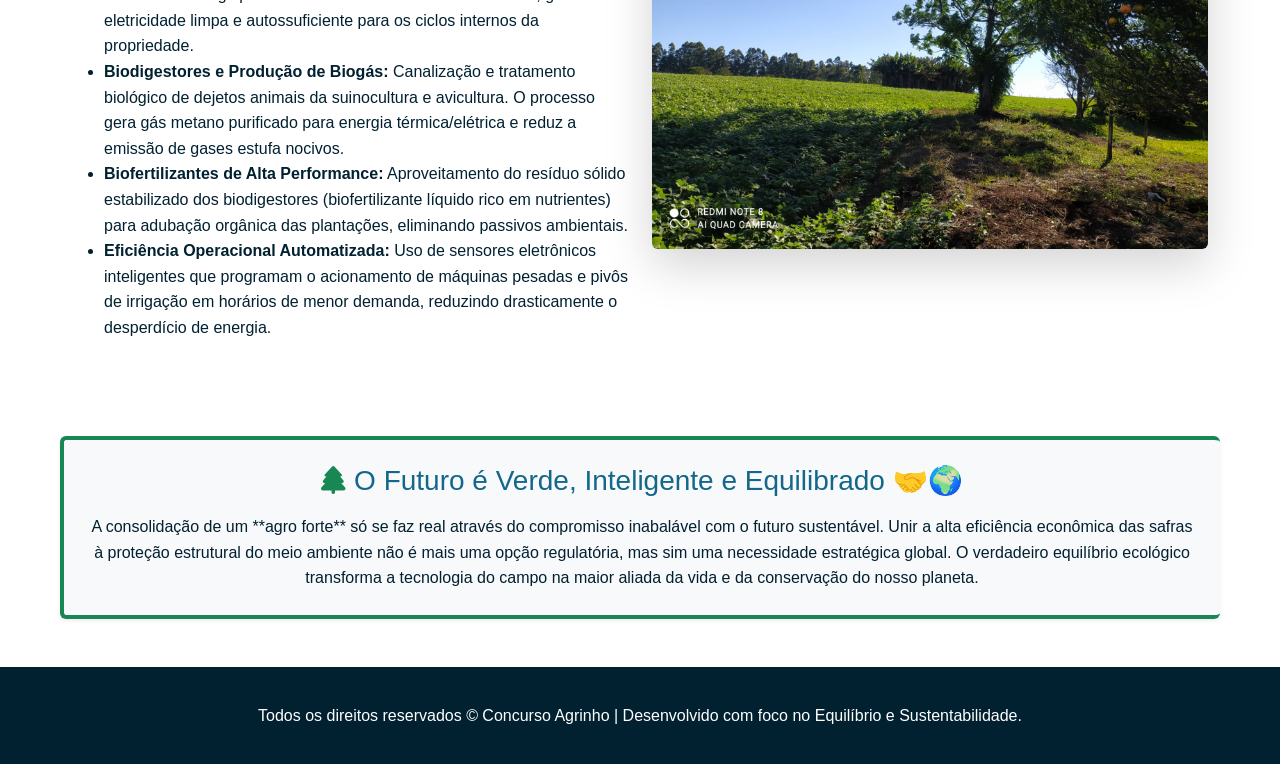
<file: sustentabilidade.html>
<!DOCTYPE html>
<html lang="pt-br">

<head>
    <meta charset="UTF-8">
    <meta name="viewport" content="width=device-width, initial-scale=1.0">
    <title>Agrinho 2026 | Equilíbrio Ecológico</title>
    <link href="https://cdn.jsdelivr.net/npm/bootstrap@5.3.5/dist/css/bootstrap.min.css" rel="stylesheet">
    <link rel="stylesheet" href="https://cdnjs.cloudflare.com/ajax/libs/font-awesome/6.0.0/css/all.min.css">
    <link rel="stylesheet" href="acessibilidade_agua.css"> </head>

<body>

    <header class="cabecalho text-center">
        <h1 class="titulo">Agrinho</h1>
        <h3 class="subtitulo">Agro forte, futuro sustentável: equilíbrio entre produção e meio ambiente</h3>
    </header>

    <nav class="navbar">
        <div class="menu-container">
            <input type="checkbox" id="menu-toggle">
            <label for="menu-toggle" class="menu-button">☰ Menu</label>
            <ul class="menu">
                <li><a href="index.html">Página Inicial</a></li>
                <li><a href="producao_alimentos.html">Produção Sustentável</a></li> 
                <li><a href="acessibilidade_agua.html">Gestão Hídrica</a></li>
                <li><a href="sustentabilidade.html">Equilíbrio Ecológico</a></li> 
            </ul>
        </div>
    </nav>

    <main>
        <div>
            <section class="conteudo-principal-sustentabilidade py-5">
                <div class="container">
                    
                    <div class="bloco-info-sustentabilidade text-center mb-5">
                        <h2 class="mb-3"><i class="fas fa-leaf text-success"></i> A Ciência do Equilíbrio Ecológico no Agronegócio</h2>
                        <p class="lead text-start">O conceito moderno de **sustentabilidade no agronegócio** baseia-se na premissa científica de que a capacidade produtiva a longo prazo depende diretamente da estabilidade dos ecossistemas. Um agro verdadeiramente forte não esgota o solo e as florestas; pelo contrário, integra as forças da natureza (como a polinização, o controle biológico de pragas e o ciclo de chuvas) para criar sistemas resilientes capazes de alimentar o planeta e mitigar os efeitos das mudanças climáticas globais.</p>
                    </div>

                    <div class="row feature-item mb-5 align-items-center">
                        <div class="col-md-6 mb-4 mb-md-0">
                            <img src="./assets/image/WhatsApp Image 2025-05-31 at 18.03.35 (1).jpeg" alt="Monitoramento ecológico e biodiversidade no agronegócio sustentável" class="img-fluid rounded shadow-lg">
                        </div>
                        <div class="col-md-6">
                            <h2><i class="fas fa-seedling text-success"></i> Biotecnologia e Práticas de Baixo Carbono</h2>
                            <p>Garantir o equilíbrio entre a alta produtividade e o meio ambiente exige a substituição de métodos predatórios por soluções tecnológicas de base ecológica. O produtor rural atua como cientista e guardião do solo, utilizando o conhecimento biológico avançado para maximizar os recursos das lavouras:</p>
                            <ul>
                                <li><strong>Manejo de Bioinsumos e Controle Biológico:</strong> Substituição gradativa de defensivos químicos sintéticos por microrganismos, fungos benéficos e insetos predadores naturais, combatendo pragas e doenças sem contaminar o ecossistema.</li>
                                <li><strong>Fixação Biológica de Nitrogênio (FBN):</strong> Uso de bactérias simbióticas que capturam o nitrogênio do ar e o transferem naturalmente para as raízes das plantas, reduzindo drasticamente a dependência de fertilizantes químicos altamente poluentes.</li>
                                <li><strong>Sequestro de Carbono com Plantio Direto:</strong> A manutenção contínua de biomassa morta (palhada) sobre o solo protege a terra contra intempéries climáticas e sela o carbono orgânico no chão, evitando sua liberação como gases do efeito estufa.</li>
                                <li><strong>Preservação de Corredores Ecológicos:</strong> Conexão planejada de fragmentos florestais, reservas legais e APPs dentro das propriedades rurais, permitindo o fluxo migratório da fauna nativa e protegendo a integridade genética da biodiversidade regional.</li>
                            </ul>
                        </div>
                    </div>

                    <div class="row feature-item mb-5 flex-md-row-reverse align-items-center">
                        <div class="col-md-6 mb-4 mb-md-0">
                            <img src="./assets/image/WhatsApp Image 2025-05-31 at 18.03.355.jpeg" alt="Aplicação de matriz energética limpa e placas solares em fazendas modernas" class="img-fluid rounded shadow-lg">
                        </div>
                        <div class="col-md-6">
                            <h2><i class="fas fa-solar-panel text-warning"></i> Matriz Energética Limpa e Economia Circular</h2>
                            <p>A sustentabilidade operacional do agro forte envolve diretamente a transformação energética dos sistemas de produção. Ao descentralizar o uso de combustíveis fósseis e reaproveitar os subprodutos das atividades agrícolas e pecuárias, o campo lidera a transição global em direção à **economia circular verde**:</p>
                            <ul>
                                <li><strong>Geração Fotovoltaica e Energia Solar:</strong> Instalação de painéis solares em telhados de galpões e sistemas de bombeamento hídrico, gerando eletricidade limpa e autossuficiente para os ciclos internos da propriedade.</li>
                                <li><strong>Biodigestores e Produção de Biogás:</strong> Canalização e tratamento biológico de dejetos animais da suinocultura e avicultura. O processo gera gás metano purificado para energia térmica/elétrica e reduz a emissão de gases estufa nocivos.</li>
                                <li><strong>Biofertilizantes de Alta Performance:</strong> Aproveitamento do resíduo sólido estabilizado dos biodigestores (biofertilizante líquido rico em nutrientes) para adubação orgânica das plantações, eliminando passivos ambientais.</li>
                                <li><strong>Eficiência Operacional Automatizada:</strong> Uso de sensores eletrônicos inteligentes que programam o acionamento de máquinas pesadas e pivôs de irrigação em horários de menor demanda, reduzindo drasticamente o desperdício de energia.</li>
                            </ul>
                        </div>
                    </div>

                    <div class="text-center mt-5 bloco-destaque-producao p-4 bg-light rounded border-start border-success border-4 shadow-sm">
                        <h3><i class="fas fa-tree text-success"></i> O Futuro é Verde, Inteligente e Equilibrado 🤝🌍</h3>
                        <p class="mb-0">A consolidação de um **agro forte** só se faz real através do compromisso inabalável com o futuro sustentável. Unir a alta eficiência econômica das safras à proteção estrutural do meio ambiente não é mais uma opção regulatória, mas sim uma necessidade estratégica global. O verdadeiro equilíbrio ecológico transforma a tecnologia do campo na maior aliada da vida e da conservação do nosso planeta.</p>
                    </div>
                </div>
            </section>
        </div>
    </main>

    <footer>
        <p class="m-0 text-center text-white py-3">Todos os direitos reservados &copy; Concurso Agrinho | Desenvolvido com foco no Equilíbrio e Sustentabilidade.</p>
    </footer>

    <script src="script.js"></script>
    <script src="https://cdn.jsdelivr.net/npm/bootstrap@5.3.5/dist/js/bootstrap.bundle.min.js"></script>
</body>

</html>
</file>
<file: style.css>
/* Reset */
* {
    margin: 0;
    padding: 0;
    box-sizing: border-box;
}

body {
    background-color: white;
    font-family: 'Segoe UI', Tahoma, Geneva, Verdana, sans-serif;
}

/* Cabeçalho */
.cabecalho {
    background-color: #012030;
    padding: 40px 20px;
    color: white;
    text-align: center;
}

.titulo {
    font-size: 3rem;
    animation: fadeInDown 1.5s ease;
}

.subtitulo {
    color: #9AEBA3;
    animation: fadeInUp 2s ease;
}

/* ---------- Reset básico ---------- */
* {
    margin: 0;
    padding: 0;
    box-sizing: border-box;
}

/* ---------- Navbar geral ---------- */
.navbar {
    background-color: #45C4B0;
    padding: 10px 20px;
    display: flex;
    align-items: center;
    justify-content: flex-start;
}

/* ---------- Container do botão + menu ---------- */
.menu-container {
    display: flex;
    align-items: center;
    gap: 20px; /* Mantém o espaçamento entre o botão e o menu */
    position: relative; /* Ainda útil para posicionamento futuro, se necessário */
}

/* ---------- Botão Menu ---------- */
.menu-button {
    background-color: #012030;
    color: white;
    padding: 10px 25px;
    border-radius: 50px;
    cursor: pointer;
    user-select: none;
    transition: background-color 0.3s, transform 0.3s;
    font-weight: bold;
    font-size: 16px;
    z-index: 2; /* Garante que o botão fique acima */
}

.menu-button:hover {
    background-color: #13678A;
    transform: scale(1.05);
}

/* ---------- Checkbox escondido ---------- */
#menu-toggle {
    display: none;
}

/* ---------- Menu escondido inicialmente ---------- */
.menu {
    list-style: none;
    display: flex; /* Permanece flex */
    gap: 20px; /* Adiciona espaçamento entre os itens do menu */
    opacity: 0;
    transform: translateY(-10px); /* Mantém a transição sutil */
    pointer-events: none;
    transition: opacity 0.4s ease, transform 0.4s ease;
}

/* ---------- Quando o menu está ativo ---------- */
#menu-toggle:checked + .menu-button + .menu {
    opacity: 1;
    transform: translateY(0);
    pointer-events: all;
}

/* ---------- Estilo dos links do menu ---------- */
.menu li a {
    background-color: #012030; /* Mantém o fundo dos links na cor escura */
    color: white;
    text-decoration: none;
    padding: 10px 25px;
    border-radius: 50px; /* Mantém o formato arredondado dos links */
    transition: background-color 0.3s, transform 0.3s;
    border: none; /* Garante que não tenha borda */
    display: inline-block; /* Importante para que padding e margem funcionem bem */
    font-weight: bold;
    font-size: 16px;
}

/* ---------- Hover nos links ---------- */
.menu li a:hover {
    background-color: #13678A;
    transform: scale(1.05); /* Mantém o pequeno aumento no hover */
}




/* Seção */
.container {
    padding: 40px 20px;
}

.titulo-secao {
    color: #13678A;
    margin-bottom: 20px;
}

/* Footer */
footer {
    background-color: #012030;
    color: white;
    padding: 20px;
    text-align: center;
}
p2 {
    color: #ffffff; 
}

/* Animações */
@keyframes fadeInDown {
    from { opacity: 0; transform: translateY(-30px); }
    to { opacity: 1; transform: translateY(0); }
}

@keyframes fadeInUp {
    from { opacity: 0; transform: translateY(30px); }
    to { opacity: 1; transform: translateY(0); }
}
/* Estilos para a Seção Principal Modificada com Imagens/Ícones Laterais */
.secao-principal {
    background-color: #f9f9f9;
    padding: 60px 20px;
    border-radius: 10px;
    box-shadow: 0 4px 12px rgba(0, 0, 0, 0.1);
}

.titulo-principal {
    color: #012030; /* Verde mais vibrante */
    font-size: 2.5rem;
    font-weight: bold;
    margin-bottom: 20px;
    text-align: center; /* Centralizei o título */
}

.subtitulo-principal {
    color: #6c757d;
    font-size: 1.2rem;
    margin-bottom: 30px;
    text-align: center; /* Centralizei o subtítulo */
}

.texto-principal {
    padding-right: 30px; /* Espaço para o texto não ficar colado na imagem */
}

/* Estilos Gerais para as Seções */
.secao-geral {
    background-color: #f7f7f7; /* Cor de fundo comum para as seções */
    padding: 60px 20px;
    border-radius: 8px;
    margin-bottom: 40px; /* Espaçamento entre as seções */
}

.container {
    max-width: 1200px;
    margin: 0 auto;
    padding-left: 15px;
    padding-right: 15px;
}

/* Títulos Comuns */
.titulo-secao { /* Usado como base, pode ser sobrescrito */
    color: #012030;
    font-weight: bold;
    text-align: center;
    margin-bottom: 30px;
}

/* Estilos para a Seção Principal */
.secao-principal .titulo-principal {
    font-size: 2.5rem;
}

.secao-principal .subtitulo-principal {
    color: #6c757d;
    font-size: 1.2rem;
    margin-bottom: 30px;
    text-align: center;
}

.secao-principal .texto-principal {
    padding-right: 30px;
}

.secao-principal .bloco-info.com-imagem {
    display: flex;
    align-items: center;
    margin-bottom: 30px;
    padding: 20px;
    background-color: #fff;
    border-radius: 8px;
    box-shadow: 0 2px 5px rgba(0, 0, 0, 0.05);
    border-left: 5px solid #45C4B0;
}

.secao-principal .icone-bloco {
    display: flex;
    justify-content: center;
    align-items: center;
    min-width: 50px;
    height: 50px;
    color: #28a745;
    font-size: 2.2rem;
    border-radius: 50%;
}

.secao-principal .icone-bloco.esquerda {
    margin-right: 15px;
}

.secao-principal .icone-bloco.direita {
    margin-left: 15px;
}

.secao-principal .texto-bloco {
    flex-grow: 1;
}

.secao-principal .bloco-info h3 {
    color: #343a40;
    margin-bottom: 10px;
    font-size: 1.5rem;
}

.secao-principal .bloco-info p {
    color: #495057;
    line-height: 1.7;
}

.secao-principal .imagem-destaque {
    display: flex;
    justify-content: center;
    align-items: center;
}

.secao-principal .imagem-destaque img {
    max-width: 100%;
    height: auto;
    border-radius: 10px;
    box-shadow: 0 6px 15px rgba(0, 0, 0, 0.15);
}

.secao-principal .mensagem-final {
    color: #007bff;
    font-size: 1.1rem;
    font-weight: bold;
    text-align: center;
    margin-top: 40px;
}

/* Estilos para a Seção de Cards */
.secao-cards {
    /* O background-color está no .secao-geral agora */
    padding-bottom: 80px; /* Mais espaço abaixo dos cards */
}

.secao-cards .titulo-cards {
    font-size: 2.2rem;
    margin-bottom: 50px;
    position: relative;
}

.secao-cards .titulo-cards::after {
    content: '';
    display: block;
    width: 60px;
    height: 4px;
    background-color: #45C4B0;
    margin: 10px auto 0 auto;
    border-radius: 2px;
}

.secao-cards .card-custom {
    border: none;
    border-radius: 12px;
    overflow: hidden;
    box-shadow: 0 8px 25px rgba(0, 0, 0, 0.15);
    transition: transform 0.4s ease-in-out, box-shadow 0.4s ease-in-out;
    background-color: #ffffff;
    display: flex;
    flex-direction: column;
}

.secao-cards .card-custom:hover {
    transform: translateY(-10px) scale(1.03);
    box-shadow: 0 15px 40px rgba(0, 0, 0, 0.25);
}

.secao-cards .card-img-top {
    border-top-left-radius: 12px;
    border-top-right-radius: 12px;
    height: 200px;
    object-fit: cover;
    filter: brightness(0.95);
    transition: filter 0.3s ease-in-out;
}

.secao-cards .card-custom:hover .card-img-top {
    filter: brightness(1.05);
}

.secao-cards .card-body {
    padding: 25px;
}

.secao-cards .card-title {
    color: #012030;
    font-size: 1.6rem;
    font-weight: bold;
    margin-bottom: 15px;
    display: flex;
    align-items: center;
    gap: 10px;
}

.secao-cards .card-title i {
    color: #45C4B0;
    font-size: 1.8rem;
}

.secao-cards .card-text {
    color: #495057;
    line-height: 1.6;
    margin-bottom: 15px;
    flex-grow: 1;
}

.secao-cards .btn-custom {
    background-color: #13678A;
    color: white;
    padding: 10px 25px;
    border-radius: 30px;
    text-transform: uppercase;
    font-weight: bold;
    letter-spacing: 1px;
    transition: background-color 0.3s ease-in-out, transform 0.2s ease-in-out;
    border: none;
}

.secao-cards .btn-custom:hover {
    background-color: #012030;
    transform: translateY(-3px);
    color: white;
}

/* Responsividade para Telas Menores */
@media (max-width: 768px) {
    .secao-principal .texto-principal {
        padding-right: 0;
        margin-bottom: 30px;
    }

    .secao-principal .bloco-info.com-imagem {
        flex-direction: column;
        align-items: flex-start;
    }

    .secao-principal .icone-bloco.esquerda,
    .secao-principal .icone-bloco.direita {
        margin: 0 0 10px 0;
        width: auto;
        height: auto;
        font-size: 2rem;
    }

    .secao-principal .texto-bloco {
        padding: 0;
    }
}

@media (max-width: 767.98px) {
    .secao-cards .titulo-cards {
        font-size: 1.8rem;
        margin-bottom: 30px;
    }

    .secao-cards .card-custom {
        margin-bottom: 25px;
    }
}
/* Classes de Imagem (DEFINIÇÕES QUE VOCÊ PEDIU) */
.img-fluid {
    max-width: 100%;
    height: 500px;
    display: block; /* Garante que a imagem não tenha espaços extras abaixo dela */
}

.rounded {
    border-radius: 0.75rem; /* Bordas mais arredondadas */
}

.shadow-lg {
    box-shadow: 0 1rem 3rem rgba(1, 32, 48, 0.175); /* Sombra maior e mais escura, baseada no azul escuro */
}
/* Estilos para as imagens dentro dos blocos de feature-item */
.feature-item img {
    /* Define uma altura mínima para a imagem.
       Ajuste este valor (300px, 40vh, etc.) para o que você achar melhor. */
    min-height: 800px; /* Aumentei um pouco mais para um efeito mais visível */
    
    /* Garante que a imagem cubra a área definida sem distorcer, cortando se necessário */
    object-fit: cover; 
    
    /* Ocupa a largura total do contêiner da imagem */
    width: 100%; 
    
    /* Mantém a altura automática para flexibilidade */
    height: auto; 
    
    /* Seus estilos existentes (display: block, border-radius, box-shadow)
       já estão sendo aplicados via .img-fluid, .rounded e .shadow-lg */
}

/* Opcional: Para que a coluna de texto tenha a mesma altura da imagem */
.feature-item {
    display: flex; /* Transforma o feature-item em um container flexível */
    align-items: stretch; /* Faz com que os itens (colunas) se estiquem para ter a mesma altura */
}
</file>
<file: acessibilidade_agua.css>
/* Reset */
* {
    margin: 0;
    padding: 0;
    box-sizing: border-box;
}
/* Estilos gerais */
body {
    font-family: 'Segoe UI', Tahoma, Geneva, Verdana, sans-serif;
    line-height: 1.6;
    color: #012030; /* Azul muito escuro para o texto principal */
    background-color: #FFFFFF; /* Fundo branco puro */
    margin: 0;
    padding: 0;
}

.container {
    max-width: 1200px;
    margin: 0 auto;
    padding-left: 20px;
    padding-right: 20px;
}

.py-5 {
    padding-top: 3rem;
    padding-bottom: 3rem;
}

h2 {
    color: #13678A; /* Azul médio para os títulos H2 */
    margin-bottom: 0.75rem;
}

p {
    margin-bottom: 1rem;
    color: #012030; /* Azul muito escuro para os parágrafos */
}



/* Classes de Imagem (DEFINIÇÕES QUE VOCÊ PEDIU) */
.img-fluid {
    max-width: 100%;
    height: auto;
    display: block; /* Garante que a imagem não tenha espaços extras abaixo dela */
}

.rounded {
    border-radius: 0.75rem; /* Bordas mais arredondadas */
}

.shadow-lg {
    box-shadow: 0 1rem 3rem rgba(1, 32, 48, 0.175); 
    }

/* Estilos específicos da seção de produção */
.conteudo-principal-producao {
    background-color: #FFFFFF; /* Fundo branco puro para a seção */
    border-radius: 8px;
    box-shadow: 0 0.5rem 1rem rgba(1, 32, 48, 0.08); /* Sombra mais leve */
    overflow: hidden;
}

.feature-item {
    padding: 2rem 0;
    border-bottom: 1px solid #DAFDBA; /* Verde bem clarinho para a linha divisória */
}

.feature-item:last-child {
    border-bottom: none;
}

.feature-item img {
    object-fit: cover;
    height: 100%;
}

.feature-item .col-md-6:first-child {
    padding-right: 1.5rem;
}

.feature-item .col-md-6:last-child {
    padding-left: 1.5rem;
}

.feature-item i {
    margin-right: 0.5rem;
    color: #45C4B0; /* Verde água para os ícones */
}

/* Bloco de destaque final */
.bloco-destaque-producao {
    padding: 3rem 2rem;
    background-color: #DAFDBA; /* Verde bem clarinho para o fundo do bloco de destaque */
    border-top: 2px solid #9AEBA3; /* Verde claro para a borda superior */
    border-bottom: 2px solid #9AEBA3; /* Verde claro para a borda inferior */
    border-radius: 6px;
}

.bloco-destaque-producao h3 {
    color: #13678A; /* Azul médio para o título H3 do destaque */
    margin-bottom: 1rem;
}

.btn-primary-producao {
    display: inline-block;
    padding: 12px 24px;
    font-size: 1rem;
    font-weight: 500;
    text-align: center;
    text-decoration: none;
    cursor: pointer;
    border: 2px solid #13678A; /* Borda do botão azul médio */
    color: #FFFFFF; /* Texto do botão branco */
    background-color: #13678A; /* Fundo do botão azul médio */
    border-radius: 6px;
    transition: background-color 0.3s ease, color 0.3s ease, border-color 0.3s ease;
}

.btn-primary-producao:hover {
    background-color: #012030; /* Azul muito escuro no hover */
    border-color: #012030; /* Borda azul muito escura no hover */
    color: #DAFDBA; /* Texto verde bem clarinho no hover */
}

/* Adaptações para telas menores */
@media (max-width: 768px) {
    .feature-item .col-md-6 {
        margin-bottom: 1.5rem;
    }
    .feature-item .col-md-6:first-child,
    .feature-item .col-md-6:last-child {
        padding-left: 15px;
        padding-right: 15px;
    }
}

/* Cabeçalho */
.cabecalho {
    background-color: #012030;
    padding: 40px 20px;
    color: white;
    text-align: center;
}

.titulo {
    font-size: 3rem;
    animation: fadeInDown 1.5s ease;
}

.subtitulo {
    color: #9AEBA3;
    animation: fadeInUp 2s ease;}

/* ---------- Navbar geral ---------- */
.navbar {
    background-color: #45C4B0;
    padding: 10px 20px;
    display: flex;
    align-items: center;
    justify-content: flex-start;
}

/* ---------- Container do botão + menu ---------- */
.menu-container {
    display: flex;
    align-items: center;
    gap: 20px; /* Mantém o espaçamento entre o botão e o menu */
    position: relative; /* Ainda útil para posicionamento futuro, se necessário */
}

/* ---------- Botão Menu ---------- */
.menu-button {
    background-color: #012030;
    color: white;
    padding: 10px 25px;
    border-radius: 50px;
    cursor: pointer;
    user-select: none;
    transition: background-color 0.3s, transform 0.3s;
    font-weight: bold;
    font-size: 16px;
    z-index: 2; /* Garante que o botão fique acima */
}

.menu-button:hover {
    background-color: #13678A;
    transform: scale(1.05);
}

/* ---------- Checkbox escondido ---------- */
#menu-toggle {
    display: none;
}

/* ---------- Menu escondido inicialmente ---------- */
.menu {
    list-style: none;
    display: flex; /* Permanece flex */
    gap: 20px; /* Adiciona espaçamento entre os itens do menu */
    opacity: 0;
    transform: translateY(-10px); /* Mantém a transição sutil */
    pointer-events: none;
    transition: opacity 0.4s ease, transform 0.4s ease;
}

/* ---------- Quando o menu está ativo ---------- */
#menu-toggle:checked + .menu-button + .menu {
    opacity: 1;
    transform: translateY(0);
    pointer-events: all;
}

/* ---------- Estilo dos links do menu ---------- */
.menu li a {
    background-color: #012030; /* Mantém o fundo dos links na cor escura */
    color: white;
    text-decoration: none;
    padding: 10px 25px;
    border-radius: 50px; /* Mantém o formato arredondado dos links */
    transition: background-color 0.3s, transform 0.3s;
    border: none; /* Garante que não tenha borda */
    display: inline-block; /* Importante para que padding e margem funcionem bem */
    font-weight: bold;
    font-size: 16px;
}


/* Garante que o texto dentro de <strong> fique em negrito */
strong {
    font-weight: bold; /* Ou use 700 para um negrito mais forte */
}

/* Footer */
footer {
    background-color: #012030;
    color: white;
    padding: 20px;
    text-align: center;
}
p2 {
    color: #ffffff; 
}
/* Reutilizando estrutura da página de Produção */

.py-5 {
    padding-top: 3rem;
    padding-bottom: 3rem;
}



h2 {
    color: #13678A; /* Azul médio para os títulos H2 */
    margin-bottom: 0.75rem;
}

p {
    margin-bottom: 1rem;
    color: #012030; /* Azul muito escuro para os parágrafos */
}

/* Garante que o texto dentro de <strong> fique em negrito */
strong {
    font-weight: bold; /* Ou use 700 para um negrito mais forte */
}


/* Wrapper principal do conteúdo (o bloco branco que flutua) */
.main-content-wrapper {
    background-color: var(--branco-puro); /* Fundo branco puro para o wrapper */
    border-radius: 8px;
    box-shadow: 0 0.5rem 1rem rgba(1, 32, 48, 0.08); /* Sombra mais leve */
    overflow: hidden; /* Garante que as sombras e bordas arredondadas funcionem bem */
}


/* Bloco de informações sobre a água */
.bloco-info-agua {
    padding: 2.5rem;
    background-color: var(--verde-bem-clarinho); /* Fundo suave para o bloco de info */
    border-left: 5px solid var(--verde-agua); /* Borda lateral de destaque */
    border-radius: 8px;
    margin-bottom: 3rem;
    box-shadow: 0 4px 15px rgba(0,0,0,0.1); /* Sombra leve para o bloco */
}

.bloco-info-agua h2 {
    color: var(--azul-medio);
    margin-bottom: 1.2rem;
}

.bloco-info-agua p {
    font-size: 1.1rem;
    line-height: 1.8;
}

/* Itens de destaque (feature-item) - blocos de imagem e texto */
.feature-item {
    padding: 2rem 0;
    border-bottom: 1px solid var(--verde-bem-clarinho); /* Verde bem clarinho para a linha divisória */
}

.feature-item:last-child {
    border-bottom: none; /* Remove a borda do último item */
}

/* Ajustes para o alinhamento das colunas (Bootstrap-like) */
.feature-item .col-md-6:first-child {
    padding-right: 1.5rem;
}

.feature-item .col-md-6:last-child {
    padding-left: 1.5rem;
}

/* Ícones dentro dos itens de destaque */
.feature-item i {
    margin-right: 0.5rem;
    color: var(--verde-agua); /* Verde água para os ícones */
}
/* Animações */
@keyframes fadeInDown {
    from { opacity: 0; transform: translateY(-30px); }
    to { opacity: 1; transform: translateY(0); }
}

@keyframes fadeInUp {
    from { opacity: 0; transform: translateY(30px); }
    to { opacity: 1; transform: translateY(0); }
}
</file>
<file: producao_alimentos.css>
/* Reset */
* {
    margin: 0;
    padding: 0;
    box-sizing: border-box;
}
/* Estilos gerais */
body {
    font-family: 'Segoe UI', Tahoma, Geneva, Verdana, sans-serif;
    line-height: 1.6;
    color: #012030; /* Azul muito escuro para o texto principal */
    background-color: #FFFFFF; /* Fundo branco puro */
    margin: 0;
    padding: 0;
}

.container {
    max-width: 1200px;
    margin: 0 auto;
    padding-left: 20px;
    padding-right: 20px;
}

.py-5 {
    padding-top: 3rem;
    padding-bottom: 3rem;
}

h2 {
    color: #13678A; /* Azul médio para os títulos H2 */
    margin-bottom: 0.75rem;
}

p {
    margin-bottom: 1rem;
    color: #012030; /* Azul muito escuro para os parágrafos */
}



.img-fluid {
    max-width: 100%;
    height: auto;
    display: block;
}

.rounded {
    border-radius: 0.5rem;
}

.shadow-lg {
    box-shadow: 0 1rem 3rem rgba(1, 32, 48, 0.1); /* Sombra mais sutil com base no azul escuro */
}

/* Estilos específicos da seção de produção */
.conteudo-principal-producao {
    background-color: #FFFFFF; /* Fundo branco puro para a seção */
    border-radius: 8px;
    box-shadow: 0 0.5rem 1rem rgba(1, 32, 48, 0.08); /* Sombra mais leve */
    overflow: hidden;
}

.feature-item {
    padding: 2rem 0;
    border-bottom: 1px solid #DAFDBA; /* Verde bem clarinho para a linha divisória */
}

.feature-item:last-child {
    border-bottom: none;
}

.feature-item img {
    object-fit: cover;
    height: 100%;
}

.feature-item .col-md-6:first-child {
    padding-right: 1.5rem;
}

.feature-item .col-md-6:last-child {
    padding-left: 1.5rem;
}

.feature-item i {
    margin-right: 0.5rem;
    color: #45C4B0; /* Verde água para os ícones */
}


/* Bloco de destaque final */
.bloco-destaque-producao {
    padding: 3rem 2rem;
    background-color: #DAFDBA; /* Verde bem clarinho para o fundo do bloco de destaque */
    border-top: 2px solid #9AEBA3; /* Verde claro para a borda superior */
    border-bottom: 2px solid #9AEBA3; /* Verde claro para a borda inferior */
    border-radius: 6px;
}

.bloco-destaque-producao h3 {
    color: #13678A; /* Azul médio para o título H3 do destaque */
    margin-bottom: 1rem;
}

.btn-primary-producao {
    display: inline-block;
    padding: 12px 24px;
    font-size: 1rem;
    font-weight: 500;
    text-align: center;
    text-decoration: none;
    cursor: pointer;
    border: 2px solid #13678A; /* Borda do botão azul médio */
    color: #FFFFFF; /* Texto do botão branco */
    background-color: #13678A; /* Fundo do botão azul médio */
    border-radius: 6px;
    transition: background-color 0.3s ease, color 0.3s ease, border-color 0.3s ease;
}

.btn-primary-producao:hover {
    background-color: #012030; /* Azul muito escuro no hover */
    border-color: #012030; /* Borda azul muito escura no hover */
    color: #DAFDBA; /* Texto verde bem clarinho no hover */
}

/* Adaptações para telas menores */
@media (max-width: 768px) {
    .feature-item .col-md-6 {
        margin-bottom: 1.5rem;
    }
    .feature-item .col-md-6:first-child,
    .feature-item .col-md-6:last-child {
        padding-left: 15px;
        padding-right: 15px;
    }
}

/* Cabeçalho */
.cabecalho {
    background-color: #012030;
    padding: 40px 20px;
    color: white;
    text-align: center;
}

.titulo {
    font-size: 3rem;
    animation: fadeInDown 1.5s ease;
}

.subtitulo {
    color: #9AEBA3;
    animation: fadeInUp 2s ease;}

/* ---------- Navbar geral ---------- */
.navbar {
    background-color: #45C4B0;
    padding: 10px 20px;
    display: flex;
    align-items: center;
    justify-content: flex-start;
}

/* ---------- Container do botão + menu ---------- */
.menu-container {
    display: flex;
    align-items: center;
    gap: 20px; /* Mantém o espaçamento entre o botão e o menu */
    position: relative; /* Ainda útil para posicionamento futuro, se necessário */
}

/* ---------- Botão Menu ---------- */
.menu-button {
    background-color: #012030;
    color: white;
    padding: 10px 25px;
    border-radius: 50px;
    cursor: pointer;
    user-select: none;
    transition: background-color 0.3s, transform 0.3s;
    font-weight: bold;
    font-size: 16px;
    z-index: 2; /* Garante que o botão fique acima */
}

.menu-button:hover {
    background-color: #13678A;
    transform: scale(1.05);
}

/* ---------- Checkbox escondido ---------- */
#menu-toggle {
    display: none;
}

/* ---------- Menu escondido inicialmente ---------- */
.menu {
    list-style: none;
    display: flex; /* Permanece flex */
    gap: 20px; /* Adiciona espaçamento entre os itens do menu */
    opacity: 0;
    transform: translateY(-10px); /* Mantém a transição sutil */
    pointer-events: none;
    transition: opacity 0.4s ease, transform 0.4s ease;
}

/* ---------- Quando o menu está ativo ---------- */
#menu-toggle:checked + .menu-button + .menu {
    opacity: 1;
    transform: translateY(0);
    pointer-events: all;
}

/* ---------- Estilo dos links do menu ---------- */
.menu li a {
    background-color: #012030; /* Mantém o fundo dos links na cor escura */
    color: white;
    text-decoration: none;
    padding: 10px 25px;
    border-radius: 50px; /* Mantém o formato arredondado dos links */
    transition: background-color 0.3s, transform 0.3s;
    border: none; /* Garante que não tenha borda */
    display: inline-block; /* Importante para que padding e margem funcionem bem */
    font-weight: bold;
    font-size: 16px;
}

/* ---------- Hover nos links ---------- */
.menu li a:hover {
    background-color: #13678A;
    transform: scale(1.05); /* Mantém o pequeno aumento no hover */
}
/* Classes de Imagem (DEFINIÇÕES QUE VOCÊ PEDIU) */
.img-fluid {
    max-width: 100%;
    height: auto;
    display: block; /* Garante que a imagem não tenha espaços extras abaixo dela */
}

.rounded {
    border-radius: 0.75rem; /* Bordas mais arredondadas */
}

.shadow-lg {
    box-shadow: 0 1rem 3rem rgba(1, 32, 48, 0.175); /* Sombra maior e mais escura, baseada no azul escuro */
}
/* Garante que o texto dentro de <strong> fique em negrito */
strong {
    font-weight: bold; /* Ou use 700 para um negrito mais forte */
}

/* Footer */
footer {
    background-color: #012030;
    color: white;
    padding: 20px;
    text-align: center;
}
p2 {
    color: #ffffff; 
}
/* Animações */
@keyframes fadeInDown {
    from { opacity: 0; transform: translateY(-30px); }
    to { opacity: 1; transform: translateY(0); }
}

@keyframes fadeInUp {
    from { opacity: 0; transform: translateY(30px); }
    to { opacity: 1; transform: translateY(0); }
}
</file>
